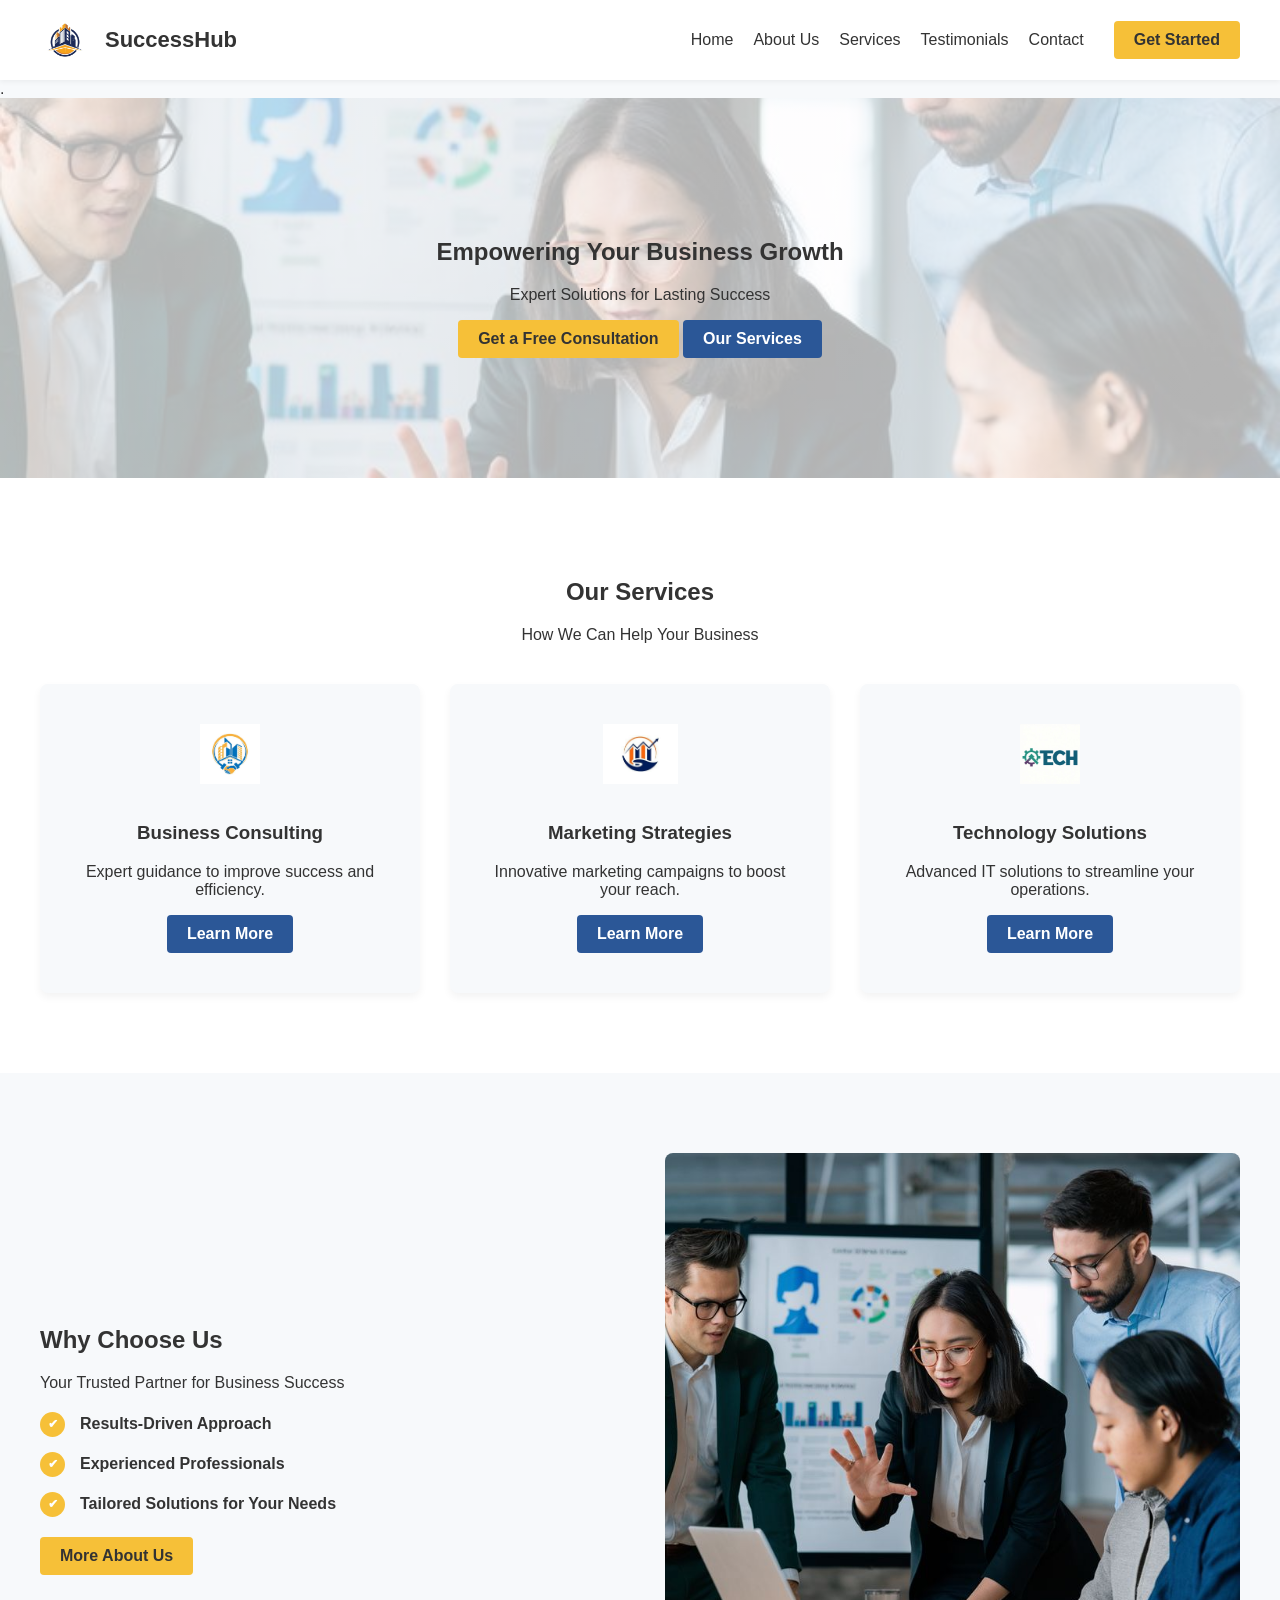
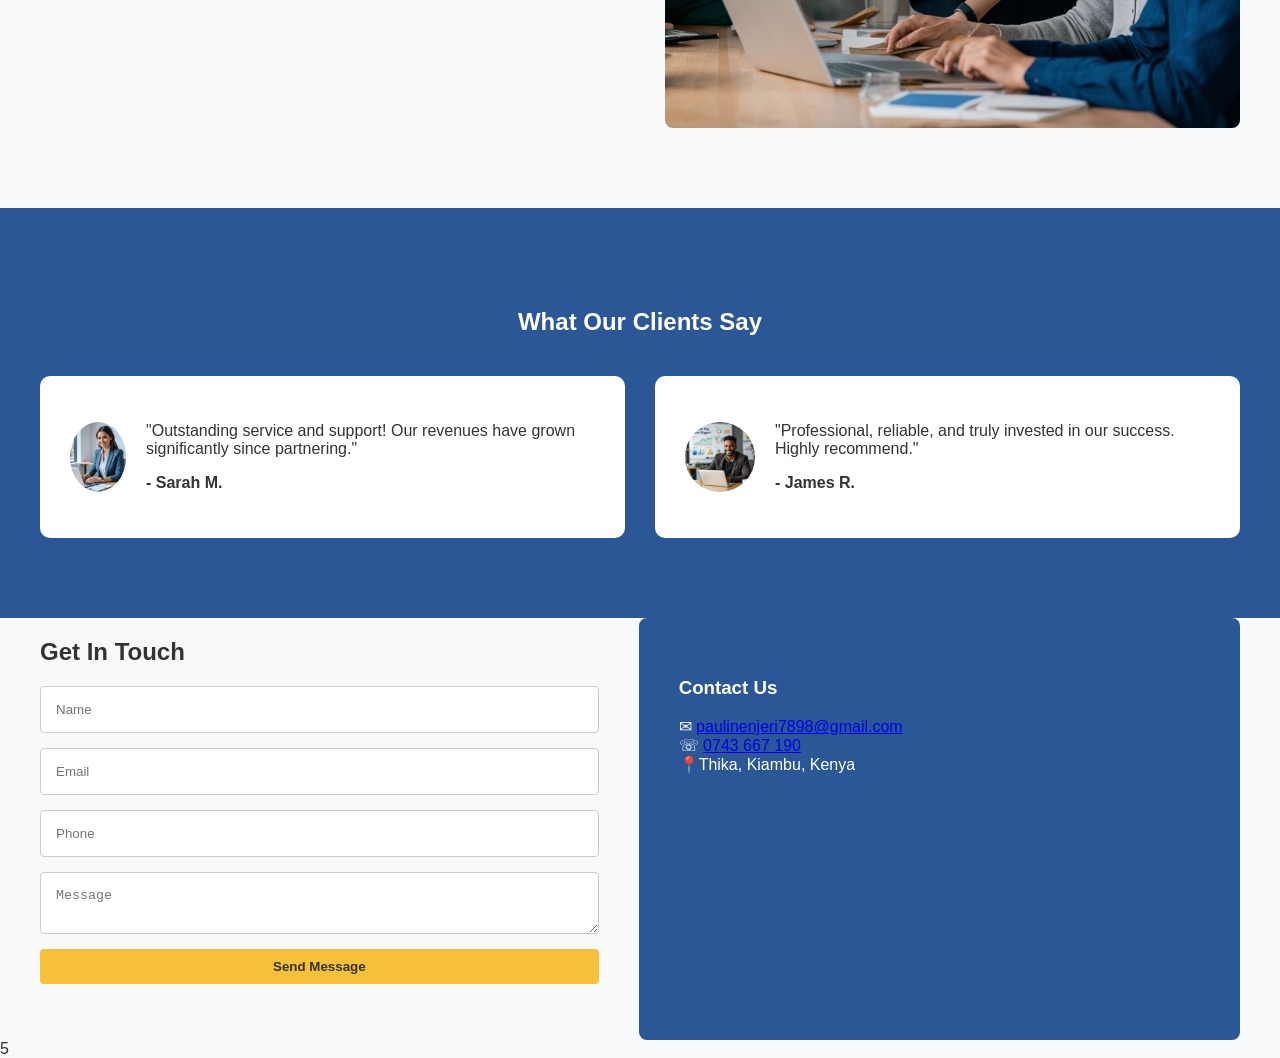
<file: index.html>
.<!DOCTYPE html>
<html lang="en">
<head>
    <meta charset="UTF-8">
    <meta name="viewport" content="width=device-width, initial-scale=1.0">
    <title>SuccessHub Website</title>
    <style>
        html {
            scroll-behavior: smooth;
        }

        /* Base Styles */
        body { font-family: sans-serif; margin: 0; background-color: #f7f9fb; color: #333; padding-top: 80px; }
        .container { max-width: 1200px; margin: 0 auto; padding: 0 20px; }

        /* General UI Elements */
        .btn { padding: 10px 20px; border: none; border-radius: 4px; font-weight: bold; cursor: pointer; text-decoration: none; display: inline-block; }
        .btn-gold { background-color: #f6c038; color: #333; }
        .btn-blue { background-color: #2b5797; color: #fff; }

        /* Header & Navigation */
        header {
            background-color: #fff;
            width: 100%;
            position: fixed;
            top: 0;
            z-index: 1000;
            box-shadow: 0 2px 5px rgba(0,0,0,0.05);
            height: 80px;
            display: flex;
            align-items: center;
        }

        .header-content {
            display: flex;
            align-items: center;
            justify-content: space-between;
            width: 100%;
        }

        .logo-area {
            display: flex;
            align-items: center;
        }

        .logo-image {
            height: 50px; /* Fixed the giant logo here */
            width: auto;
            margin-right: 15px;
        }

        .logo-text {
            font-size: 22px;
            font-weight: bold;
        }

        nav {
            display: flex;
            align-items: center;
            gap: 30px;
        }

        nav ul {
            display: flex;
            list-style: none;
            margin: 0;
            padding: 0;
            gap: 20px;
        }

        nav ul li a {
            text-decoration: none;
            color: #333;
            font-weight: 500;
            transition: color 0.3s;
        }

        nav ul li a:hover {
            color: #f6c038;
        }

        /* Hero Section */
        #hero {
            padding: 120px 0; 
            display: flex;
            align-items: center;
            justify-content: center;
            text-align: center;
            background: linear-gradient(rgba(255, 255, 255, 0.7), rgba(255, 255, 255, 0.7)), 
                        url("Pictures/overview.jpeg") no-repeat; 
            background-size: cover;
            background-position: center;
            background-attachment: fixed;
        }

        /* Services Section */
        #services { background-color: #fff; padding: 80px 0; text-align: center; }
        .services-grid { display: grid; grid-template-columns: repeat(3, 1fr); gap: 30px; margin-top: 40px; }
        .service-card { background-color: #f7f9fb; padding: 40px; border-radius: 8px; box-shadow: 0 4px 8px rgba(0,0,0,0.05); }
        .service-card img { height: 60px; margin-bottom: 20px; }

        /* About Us / Why Choose Us */
        #about-us { padding: 80px 0; background-color: #f7f9fb; }
        .choose-wrapper { display: flex; align-items: center; gap: 50px; }
        .choose-text { flex: 1; }
        .choose-image { flex: 1; }
        .choose-image img { width: 100%; border-radius: 8px; }
        .check-list { list-style: none; padding: 0; margin: 20px 0; }
        .check-list li { margin-bottom: 15px; display: flex; align-items: center; font-weight: bold; }
        .check-list li span { background: #f6c038; color: white; width: 25px; height: 25px; border-radius: 50%; display: inline-flex; justify-content: center; align-items: center; margin-right: 15px; font-size: 12px; }

        /* Testimonials */
        #testimonials { background-color: #2b5797; padding: 80px 0; color: #fff; text-align: center; }
        .testimonials-grid { display: grid; grid-template-columns: repeat(2, 1fr); gap: 30px; margin-top: 40px; }
        .testimonial-card { background-color: #fff; padding: 30px; border-radius: 10px; color: #333; display: flex; align-items: center; gap: 20px; text-align: left; position: relative; }
        .testimonial-card img { width: 70px; height: 70px; border-radius: 50%; object-fit: cover; }

        /* Contact Section */
        #get-in-touch {display: block;} 
        .contact-flex { display: flex; gap: 40px; }
        .contact-form-area { width: 100%; margin-bottom: 40px; }
        .contact-form-area form { display: grid; gap: 15px; }
        .contact-form-area input, .contact-form-area textarea { padding: 15px; border: 1px solid #ccc; border-radius: 4px; width: 100%; box-sizing: border-box; }
        .contact-details {  width:100% ; background-color: #2b5797; color: #fff; padding: 40px; border-radius: 8px; box-sizing: border-box;}
    </style>
</head>
<body>

<header>
    <div class="container header-content">
        <div class="logo-area">
            <img src="Pictures/logo.jpeg" alt="SuccessHub Logo" class="logo-image">
            <span class="logo-text">SuccessHub</span>
        </div>
        <nav>
            <ul> 
                <li><a href="#hero">Home</a></li>
                <li><a href="#about-us">About Us</a></li>
                <li><a href="#services">Services</a></li>
                <li><a href="#testimonials">Testimonials</a></li>
                <li><a href="#contact">Contact</a></li>
            </ul>
            <a href="#contact" class="btn btn-gold">Get Started</a>
        </nav>
    </div>
</header>

<main>
    <section id="hero">
        <div class="container">
            <h1>Empowering Your Business Growth</h1>
            <p>Expert Solutions for Lasting Success</p>
            <div class="hero-btns">
                <a href="#contact" class="btn btn-gold">Get a Free Consultation</a>
                <a href="#services" class="btn btn-blue">Our Services</a>
            </div>
        </div>
    </section>

    <section id="services">
        <div class="container">
            <h2>Our Services</h2>
            <p>How We Can Help Your Business</p>
            <div class="services-grid">
                <div class="service-card">
                    <img src="Pictures/consultation.jpeg" alt="Consulting">
                    <h3>Business Consulting</h3>
                    <p>Expert guidance to improve success and efficiency.</p>
                    <a href="#" class="btn btn-blue">Learn More</a>
                </div>
                <div class="service-card">
                    <img src="Pictures/marketing.jpeg" alt="Marketing">
                    <h3>Marketing Strategies</h3>
                    <p>Innovative marketing campaigns to boost your reach.</p>
                    <a href="#" class="btn btn-blue">Learn More</a>
                </div>
                <div class="service-card">
                    <img src="Pictures/tech.jpeg" alt="Tech">
                    <h3>Technology Solutions</h3>
                    <p>Advanced IT solutions to streamline your operations.</p>
                    <a href="#" class="btn btn-blue">Learn More</a>
                </div>
            </div>
        </div>
    </section>

    <section id="about-us">
        <div class="container choose-wrapper">
            <div class="choose-text">
                <h2>Why Choose Us</h2>
                <p>Your Trusted Partner for Business Success</p>
                <ul class="check-list">
                    <li><span>✔</span> Results-Driven Approach</li>
                    <li><span>✔</span> Experienced Professionals</li>
                    <li><span>✔</span> Tailored Solutions for Your Needs</li>
                </ul>
                <a href="#" class="btn btn-gold">More About Us</a>
            </div>
            <div class="choose-image">
                <img src="Pictures/overview.jpeg" alt="Professional">
            </div>
        </div>
    </section>

    <section id="testimonials">
        <div class="container">
            <h2>What Our Clients Say</h2>
            <div class="testimonials-grid">
                <div class="testimonial-card">
                    <img src="Pictures/sarah.jpeg" alt="Sarah">
                    <div>
                        <p>"Outstanding service and support! Our revenues have grown significantly since partnering."</p>
                        <p><strong>- Sarah M.</strong></p>
                    </div>
                </div>
                <div class="testimonial-card">
                    <img src="Pictures/james.jpeg" alt="James">
                    <div>
                        <p>"Professional, reliable, and truly invested in our success. Highly recommend."</p>
                        <p><strong>- James R.</strong></p>
                    </div>
                </div>
            </div>
        </div>
    </section>

    <section id="get-in-touch">
        <div class="container contact-flex">
            <div class="contact-form-area">
                <h2>Get In Touch</h2>
                <form name="contact-successhub" method="POST" data-netlify="true">
                    <input type="text" name="name" placeholder="Name" required>
                    <input type="email" name="email" placeholder="Email" required>
                    <input type="text" name="phone" placeholder="Phone">
                    <textarea name="message" placeholder="Message" required></textarea>
                    <button type="submit" class="btn btn-gold">Send Message</button>
                </form>
            </div>
            <div id="contact" class="contact-details">
                <h3>Contact Us</h3>
                <div class="contact-item">
                    <span>&#9993;</span>
                    <a href="mailto:paulinenjeri7898@gmail.com">paulinenjeri7898@gmail.com</a>
                </div>
                <div class="contact-item">
                    <span>&#9743;</span>
                    <a href="tel:+254 743 667 190">0743 667 190</a>
                </div>
                <div class="contact-item">
                    <span>&#128205;</span>Thika, Kiambu, Kenya
                    
                </div>
                
            </div>
        </div>
    </section>
</main>

</body>
</html>5
</file>
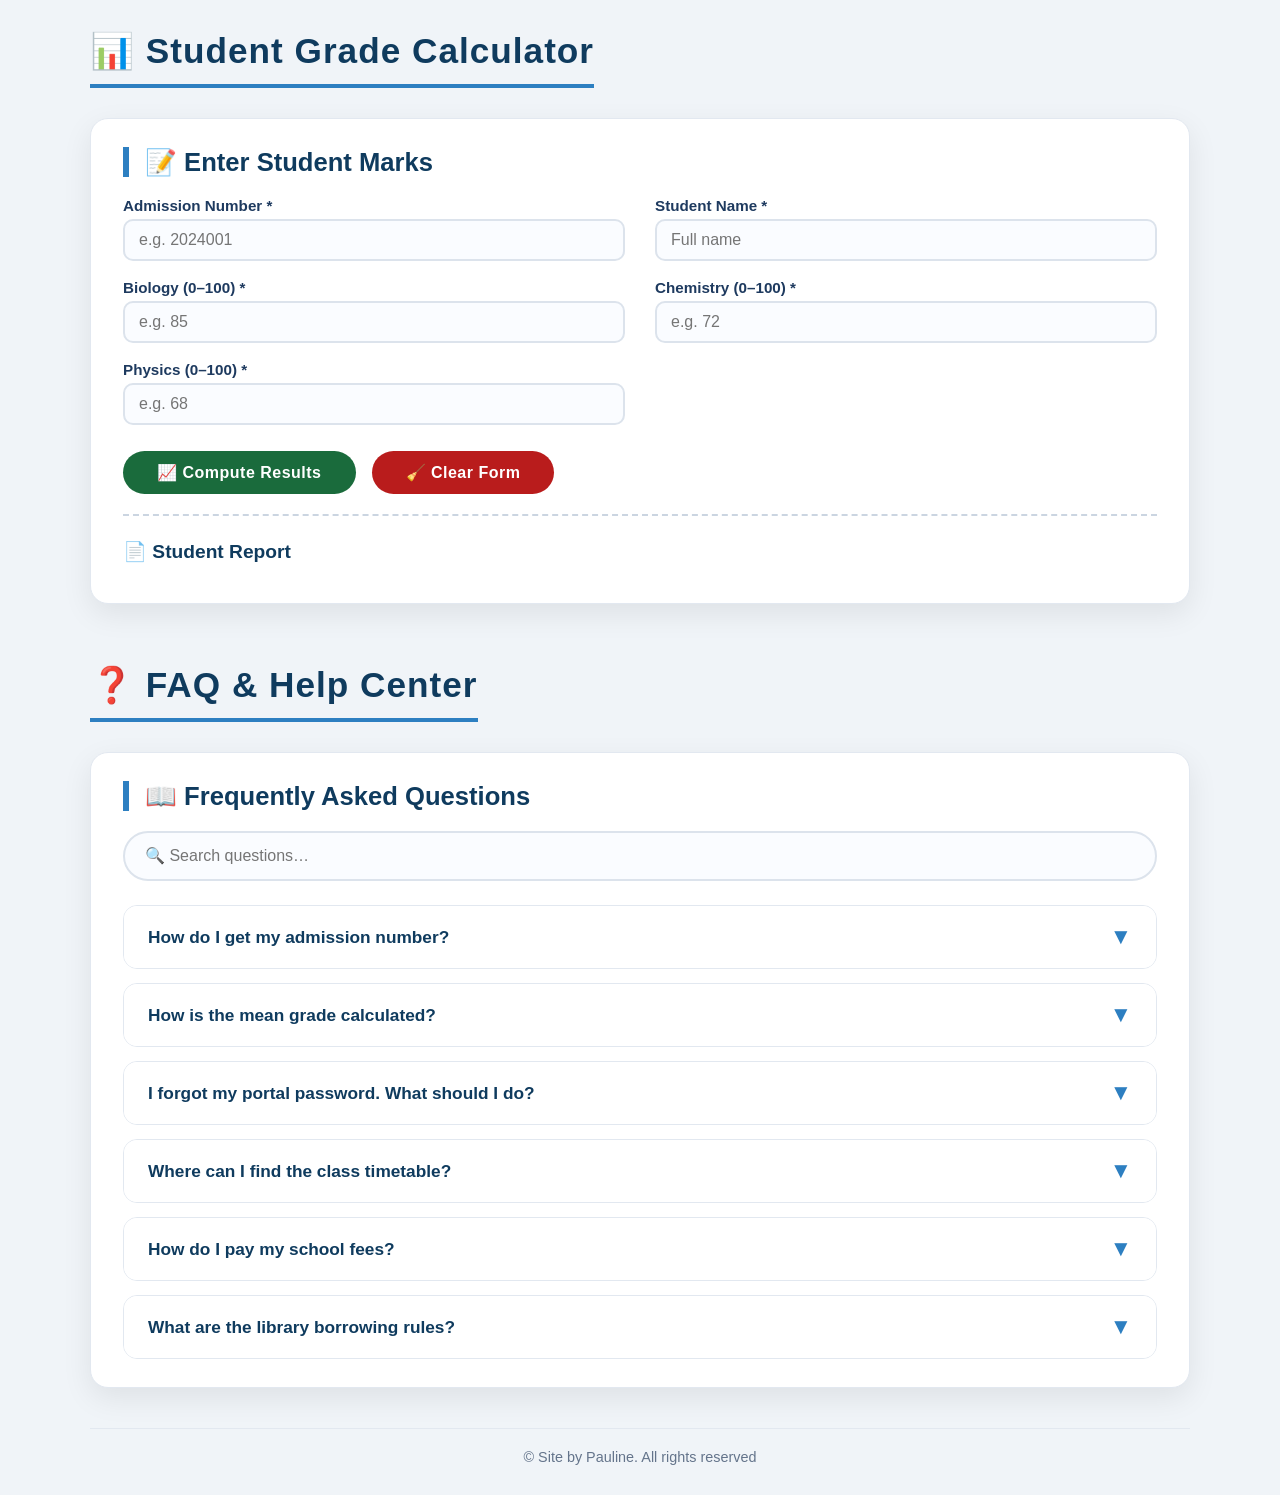
<file: Grade calculator.html>
<!DOCTYPE html>
<html lang="en">
<head>
    <meta charset="UTF-8" />
    <meta name="viewport" content="width=device-width, initial-scale=1.0"/>
    <title>Student Grade Calculator &amp; FAQ</title>

    <!-- jQuery (CDN) -->
    <script src="https://code.jquery.com/jquery-3.7.1.min.js"
    integrity="sha256-/JqT3SQfawRcv/BIHPThkBvs0OEvtFFmqPF/lYI/Cxo="
    crossorigin="anonymous">
</script>

<style>
    /* ---------- GLOBAL RESET / BASE ---------- */
    * {
        margin: 0;
        padding: 0;
        box-sizing: border-box;
    }

    body {
        font-family: 'Segoe UI', Tahoma, Geneva, Verdana, sans-serif;
        background: #f0f4f8;
        color: #1e293b;
        padding: 30px 20px;
        display: flex;
        flex-direction: column;
        align-items: center;
    }

    .app-wrapper {
        max-width: 1100px;
        width: 100%;
    }

    /* ---------- HEADING ---------- */
    .main-heading {
        text-align: center;
        font-size: 2.2rem;
        font-weight: 700;
        color: #0f3b5e;
        margin-bottom: 30px;
        letter-spacing: 1px;
        border-bottom: 4px solid #2d7fc1;
        padding-bottom: 12px;
        display: inline-block;
    }

    /* ---------- SECTION CARDS ---------- */
    .section-card {
        background: #ffffff;
        border-radius: 18px;
        box-shadow: 0 10px 30px rgba(0, 0, 0, 0.08);
        padding: 28px 32px;
        margin-bottom: 40px;
        border: 1px solid #e2e8f0;
        transition: box-shadow 0.2s;
    }

    .section-card:hover {
        box-shadow: 0 16px 40px rgba(0, 0, 0, 0.12);
    }

    .section-title {
        font-size: 1.6rem;
        font-weight: 600;
        color: #0f3b5e;
        margin-bottom: 20px;
        border-left: 6px solid #2d7fc1;
        padding-left: 16px;
    }

    /* ---------- FORM STYLES ---------- */
    .form-grid {
        display: grid;
        grid-template-columns: 1fr 1fr;
        gap: 18px 30px;
    }

    .form-group {
        display: flex;
        flex-direction: column;
    }

    .form-group label {
        font-weight: 600;
        font-size: 0.95rem;
        margin-bottom: 5px;
        color: #1e3a5f;
    }

    .form-group input {
        padding: 10px 14px;
        border: 2px solid #dce3ec;
        border-radius: 10px;
        font-size: 1rem;
        transition: border-color 0.2s, box-shadow 0.2s;
        background: #fafcff;
        outline: none;
    }

    .form-group input:focus {
        border-color: #2d7fc1;
        box-shadow: 0 0 0 4px rgba(45, 127, 193, 0.15);
    }

    .form-group input.error {
        border-color: #dc2626;
        background: #fef2f2;
    }

    .form-actions {
        grid-column: 1 / -1;
        display: flex;
        gap: 16px;
        margin-top: 8px;
        flex-wrap: wrap;
    }

    .btn {
        padding: 12px 34px;
        border: none;
        border-radius: 30px;
        font-size: 1rem;
        font-weight: 600;
        cursor: pointer;
        transition: background 0.2s, transform 0.1s;
        letter-spacing: 0.5px;
    }

    .btn:active {
        transform: scale(0.96);
    }

    .btn-primary {
        background: #1a6b3c;
        color: #fff;
    }

    .btn-primary:hover {
        background: #13522e;
    }

    .btn-danger {
        background: #b91c1c;
        color: #fff;
    }

    .btn-danger:hover {
        background: #991515;
    }

    /* ---------- REPORT SECTION ---------- */
    .report-container {
        margin-top: 20px;
        border-top: 2px dashed #cbd5e1;
        padding-top: 24px;
    }

    .report-card {
        background: #f8fafc;
        border-radius: 14px;
        padding: 24px 28px;
        border: 1px solid #dce3ec;
        display: none;
        /* hidden by default */;
    }

    .report-card.visible {
        display: block;
        animation: fadeSlide 0.35s ease;
    }

    @keyframes fadeSlide {
        0% { opacity: 0; transform: translateY(12px); }
        100% { opacity: 1; transform: translateY(0); }
    }

    .report-row {
        display: flex;
        justify-content: space-between;
        padding: 8px 0;
        border-bottom: 1px solid #e9edf2;
        font-size: 1.05rem;
    }

    .report-row:last-child {
        border-bottom: none;
    }

    .report-row .label {
        font-weight: 600;
        color: #1e3a5f;
    }

    .report-row .value {
        font-weight: 500;
        color: #0b2b44;
    }

    .report-row .value.highlight {
        color: #1a6b3c;
        font-weight: 700;
        font-size: 1.2rem;
    }

    /* ---------- FAQ SECTION ---------- */
    .faq-search-wrap {
        margin-bottom: 24px;
    }

    .faq-search-wrap input {
        width: 100%;
        padding: 14px 20px;
        border: 2px solid #dce3ec;
        border-radius: 40px;
        font-size: 1rem;
        background: #fafcff;
        transition: border-color 0.2s, box-shadow 0.2s;
        outline: none;
    }

    .faq-search-wrap input:focus {
        border-color: #2d7fc1;
        box-shadow: 0 0 0 4px rgba(45, 127, 193, 0.12);
    }

    .faq-list {
        display: flex;
        flex-direction: column;
        gap: 14px;
    }

    .faq-item {
        background: #f8fafc;
        border-radius: 14px;
        border: 1px solid #e2e8f0;
        overflow: hidden;
        transition: border-color 0.2s, box-shadow 0.2s;
        cursor: pointer;
    }

    .faq-item:hover {
        border-color: #b3c9e0;
        box-shadow: 0 4px 12px rgba(0, 0, 0, 0.04);
    }

    .faq-item.hidden-faq {
        display: none;
    }

    .faq-question {
        padding: 18px 24px;
        font-weight: 600;
        font-size: 1.08rem;
        color: #0f3b5e;
        display: flex;
        justify-content: space-between;
        align-items: center;
        user-select: none;
        background: #ffffff;
        transition: background 0.15s;
    }

    .faq-question:hover {
        background: #f1f6fc;
    }

    .faq-question .icon {
        font-size: 1.4rem;
        font-weight: 300;
        color: #2d7fc1;
        transition: transform 0.25s;
    }

    .faq-item.open .faq-question .icon {
        transform: rotate(180deg);
    }

    .faq-answer {
        padding: 0 24px 20px 24px;
        color: #334155;
        line-height: 1.6;
        display: none;
        /* hidden by default */;
        font-size: 1rem;
    }

    .faq-item.open .faq-answer {
        display: block;
        animation: fadeSlide 0.3s ease;
    }

    .no-faq-msg {
        text-align: center;
        padding: 30px 0;
        color: #64748b;
        font-size: 1.1rem;
        display: none;
    }

    .no-faq-msg.show {
        display: block;
    }

    /* ---------- RESPONSIVE ---------- */
    @media (max-width: 700px) {
        .form-grid {
            grid-template-columns: 1fr;
            gap: 14px;
        }

        .form-actions {
            flex-direction: column;
        }

        .btn {
            width: 100%;
            text-align: center;
            justify-content: center;
        }

        .section-card {
            padding: 20px 16px;
        }

        .main-heading {
            font-size: 1.7rem;
        }

        .report-row {
            flex-direction: column;
            gap: 2px;
            padding: 10px 0;
        }
    }

    @media (max-width: 480px) {
        body {
            padding: 16px 12px;
        }

        .faq-question {
            font-size: 0.98rem;
            padding: 14px 16px;
        }

        .faq-answer {
            padding: 0 16px 16px 16px;
            font-size: 0.95rem;
        }
    }

    /* ---------- ERROR MESSAGE (jQuery) ---------- */
    .error-toast {
        background: #dc2626;
        color: #fff;
        padding: 12px 22px;
        border-radius: 40px;
        font-weight: 500;
        margin-bottom: 16px;
        display: inline-block;
        box-shadow: 0 6px 20px rgba(220, 38, 38, 0.25);
    }
</style>
</head>
<body>

    <div class="app-wrapper">

        <!-- ========================================= -->
        <!-- TASK 1 – STUDENT MEAN GRADE CALCULATOR     -->
        <!-- ========================================= -->
        <h1 class="main-heading">📊 Student Grade Calculator</h1>

        <div class="section-card" id="gradeCalcSection">
            <h2 class="section-title">📝 Enter Student Marks</h2>

            <form id="studentForm" novalidate>
                <div class="form-grid">

                    <!-- Admission Number -->
                    <div class="form-group">
                        <label for="admission">Admission Number *</label>
                        <input type="text" id="admission" placeholder="e.g. 2024001" />
                    </div>

                    <!-- Name -->
                    <div class="form-group">
                        <label for="studentName">Student Name *</label>
                        <input type="text" id="studentName" placeholder="Full name" />
                    </div>

                    <!-- Biology -->
                    <div class="form-group">
                        <label for="biology">Biology (0–100) *</label>
                        <input type="text" id="biology" placeholder="e.g. 85" />
                    </div>

                    <!-- Chemistry -->
                    <div class="form-group">
                        <label for="chemistry">Chemistry (0–100) *</label>
                        <input type="text" id="chemistry" placeholder="e.g. 72" />
                    </div>

                    <!-- Physics -->
                    <div class="form-group">
                        <label for="physics">Physics (0–100) *</label>
                        <input type="text" id="physics" placeholder="e.g. 68" />
                    </div>

                    <!-- Buttons -->
                    <div class="form-actions">
                        <button type="button" class="btn btn-primary" id="computeBtn">📈 Compute Results</button>
                        <button type="reset" class="btn btn-danger" id="clearBtn">🧹 Clear Form</button>
                    </div>

                </div>
            </form>

            <!-- Report Section -->
            <div class="report-container">
                <h3 style="font-size:1.2rem; color:#0f3b5e; margin-bottom:12px;">📄 Student Report</h3>
                <div class="report-card" id="reportCard">
                    <div class="report-row">
                        <span class="label">Admission</span>
                        <span class="value" id="rAdmission">—</span>
                    </div>
                    <div class="report-row">
                        <span class="label">Name</span>
                        <span class="value" id="rName">—</span>
                    </div>
                    <div class="report-row">
                        <span class="label">Biology</span>
                        <span class="value" id="rBio">—</span>
                    </div>
                    <div class="report-row">
                        <span class="label">Chemistry</span>
                        <span class="value" id="rChem">—</span>
                    </div>
                    <div class="report-row">
                        <span class="label">Physics</span>
                        <span class="value" id="rPhys">—</span>
                    </div>
                    <div class="report-row">
                        <span class="label">Total Marks</span>
                        <span class="value" id="rTotal">—</span>
                    </div>
                    <div class="report-row">
                        <span class="label">Average</span>
                        <span class="value" id="rAvg">—</span>
                    </div>
                    <div class="report-row">
                        <span class="label">Mean Grade</span>
                        <span class="value highlight" id="rGrade">—</span>
                    </div>
                </div>
            </div>
        </div>

        <!-- ========================================= -->
        <!-- TASK 2 – INTERACTIVE FAQ & HELP CENTER     -->
        <!-- ========================================= -->
        <h1 class="main-heading" style="margin-top:20px;">❓ FAQ &amp; Help Center</h1>

        <div class="section-card" id="faqSection">
            <h2 class="section-title">📖 Frequently Asked Questions</h2>

            <!-- Search Input -->
            <div class="faq-search-wrap">
                <input type="text" id="faqSearch" placeholder="🔍 Search questions…" />
            </div>

            <!-- FAQ List -->
            <div class="faq-list" id="faqList">

                <!-- FAQ 1 -->
                <div class="faq-item" data-keywords="admission number registration">
                    <div class="faq-question">
                        <span>How do I get my admission number?</span>
                        <span class="icon">▼</span>
                    </div>
                    <div class="faq-answer">
                        Your admission number is printed on your student ID card and on all official school correspondence. If you've lost it, please contact the registrar's office.
                    </div>
                </div>

                <!-- FAQ 2 -->
                <div class="faq-item" data-keywords="grades grading mean average">
                    <div class="faq-question">
                        <span>How is the mean grade calculated?</span>
                        <span class="icon">▼</span>
                    </div>
                    <div class="faq-answer">
                        The mean grade is calculated by averaging your scores in Biology, Chemistry, and Physics. The average is then mapped to a grade: 80–100 → 90, 70–79 → 80, 60–69 → 70, 40–59 → 60, and 0–39 → 50.
                    </div>
                </div>

                <!-- FAQ 3 -->
                <div class="faq-item" data-keywords="password reset account login">
                    <div class="faq-question">
                        <span>I forgot my portal password. What should I do?</span>
                        <span class="icon">▼</span>
                    </div>
                    <div class="faq-answer">
                        Click the "Forgot Password" link on the login page. You'll receive a reset link via your registered email. If you still have issues, visit the IT help desk.
                    </div>
                </div>

                <!-- FAQ 4 -->
                <div class="faq-item" data-keywords="timetable schedule classes">
                    <div class="faq-question">
                        <span>Where can I find the class timetable?</span>
                        <span class="icon">▼</span>
                    </div>
                    <div class="faq-answer">
                        The up-to-date timetable is available on the student portal under "My Schedule". You can also check the notice board outside the administration block.
                    </div>
                </div>

                <!-- FAQ 5 -->
                <div class="faq-item" data-keywords="fee payment tuition finance">
                    <div class="faq-question">
                        <span>How do I pay my school fees?</span>
                        <span class="icon">▼</span>
                    </div>
                    <div class="faq-answer">
                        Fees can be paid via bank transfer, mobile money, or directly at the school's finance office. Please use your admission number as the reference for all payments.
                    </div>
                </div>

                <!-- FAQ 6 -->
                <div class="faq-item" data-keywords="library books borrow resources">
                    <div class="faq-question">
                        <span>What are the library borrowing rules?</span>
                        <span class="icon">▼</span>
                    </div>
                    <div class="faq-answer">
                        Students may borrow up to 3 books at a time for a period of 14 days. Renewals are allowed once if the book is not reserved. Late returns incur a fine of 50 KES per day.
                    </div>
                </div>

            </div><!-- /faq-list -->

            <!-- No match message -->
            <div class="no-faq-msg" id="noFaqMsg">😕 No FAQs found matching your search.</div>

        </div><!-- /faqSection -->

        <!-- Footer -->
        <div style="text-align:center; margin-top:20px; color:#64748b; font-size:0.9rem; border-top:1px solid #e2e8f0; padding-top:20px;">
            &copy; Site by Pauline. All rights reserved
        </div>

    </div><!-- /app-wrapper -->


    <!-- ============================================= -->
    <!-- JAVASCRIPT (jQuery + vanilla where needed)    -->
    <!-- ============================================= -->
    <script>
        $(document).ready(function() {

            // --------------------------------------------------------------
            // TASK 1 – STUDENT GRADE CALCULATOR
            // --------------------------------------------------------------

            // --- Helper: show error toast ---
            function showError(msg) {
                // Remove any existing toast
                $('.error-toast').remove();
                const $toast = $('<div class="error-toast">⚠️ ' + msg + '</div>');
                $('#studentForm').prepend($toast);
                // Auto-dismiss after 5s
                setTimeout(function() {
                    $toast.fadeOut(400, function() { $(this).remove(); });
                }, 5000);
            }

            // --- ValidateInput() using jQuery .val() ---
            function ValidateInput() {
                // Read values with .val()
                const admission = $('#admission').val().trim();
                const name = $('#studentName').val().trim();
                const bio = $('#biology').val().trim();
                const chem = $('#chemistry').val().trim();
                const phys = $('#physics').val().trim();

                // Reset error styling
                $('.form-group input').removeClass('error');

                // 1. Admission: numeric & not null
                if (admission === '') {
                    showError('Admission number is required.');
                    $('#admission').addClass('error');
                    return false;
                }
                if (!/^\d+$/.test(admission)) {
                    showError('Admission number must be numeric.');
                    $('#admission').addClass('error');
                    return false;
                }

                // 2. Name: not null
                if (name === '') {
                    showError('Student name is required.');
                    $('#studentName').addClass('error');
                    return false;
                }

                // 3. Marks: numeric, not null, between 0 and 100
                const marks = [
                    { id: '#biology', label: 'Biology', val: bio },
                    { id: '#chemistry', label: 'Chemistry', val: chem },
                    { id: '#physics', label: 'Physics', val: phys }
                ];

                for (let m of marks) {
                    if (m.val === '') {
                        showError(m.label + ' mark is required.');
                        $(m.id).addClass('error');
                        return false;
                    }
                    if (!/^\d+(\.\d+)?$/.test(m.val)) {
                        showError(m.label + ' must be a valid number.');
                        $(m.id).addClass('error');
                        return false;
                    }
                    const num = parseFloat(m.val);
                    if (num < 0 || num > 100) {
                        showError(m.label + ' must be between 0 and 100.');
                        $(m.id).addClass('error');
                        return false;
                    }
                }

                return true; // all valid
            }

            // --- Calculate sum & average ---
            function calcSumAndAverage(bio, chem, phys) {
                const sum = bio + chem + phys;
                const avg = sum / 3;
                return { sum, avg };
            }

            // --- Determine mean grade using the grading system ---
            function determineGrade(avg) {
                if (avg >= 80 && avg <= 100) return 90;
                if (avg >= 70 && avg <= 79) return 80;
                if (avg >= 60 && avg <= 69) return 70;
                if (avg >= 40 && avg <= 59) return 60;
                if (avg >= 0 && avg <= 39) return 50;
                return '—'; // fallback (should not happen)
            }

            // --- Display student details in report section ---
            function displayReport(admission, name, bio, chem, phys, total, avg, grade) {
                $('#rAdmission').text(admission);
                $('#rName').text(name);
                $('#rBio').text(bio);
                $('#rChem').text(chem);
                $('#rPhys').text(phys);
                $('#rTotal').text(total);
                $('#rAvg').text(avg.toFixed(1));
                $('#rGrade').text(grade);

                // Show the report card with animation
                const $card = $('#reportCard');
                $card.addClass('visible');
            }

            // --- Main compute handler ---
            $('#computeBtn').on('click', function() {
                // 1. Validate
                if (!ValidateInput()) {
                    // Hide report if validation fails (optional)
                    $('#reportCard').removeClass('visible');
                    return;
                }

                // 2. Read values (already validated)
                const admission = $('#admission').val().trim();
                const name = $('#studentName').val().trim();
                const bio = parseFloat($('#biology').val().trim());
                const chem = parseFloat($('#chemistry').val().trim());
                const phys = parseFloat($('#physics').val().trim());

                // 3. Calculate sum & average
                const { sum, avg } = calcSumAndAverage(bio, chem, phys);

                // 4. Determine grade
                const grade = determineGrade(avg);

                // 5. Display report
                displayReport(admission, name, bio, chem, phys, sum, avg, grade);

                // Remove any old error toast
                $('.error-toast').remove();
            });

            // --- Clear form handler ---
            $('#clearBtn').on('click', function() {
                // Reset all form fields
                $('#studentForm')[0].reset();
                // Remove error styling
                $('.form-group input').removeClass('error');
                // Hide report
                $('#reportCard').removeClass('visible');
                // Remove any error toast
                $('.error-toast').remove();
            });

            // Also clear errors on input focus
            $('.form-group input').on('focus', function() {
                $(this).removeClass('error');
                $('.error-toast').remove();
            });


            // --------------------------------------------------------------
            // TASK 2 – INTERACTIVE FAQ
            // --------------------------------------------------------------

            // --- Toggle FAQ answer (vanilla JS function as requested) ---
            // This function receives the clicked FAQ question element.
            function toggleFaqAnswer(questionEl) {
                const $item = $(questionEl).closest('.faq-item');
                // Toggle 'open' class on the item
                $item.toggleClass('open');
            }

            // Attach click event to each FAQ question
            $('.faq-question').on('click', function(e) {
                // Call the toggle function with the native element
                toggleFaqAnswer(this);
            });

            // --- Search FAQ (vanilla JS function) ---
            // Receives a question from input text and search keyword.
            function searchFaqQuestions(inputText, keyword) {
                // This is a helper; we'll use it inside the jQuery filter below.
                // But we also expose it as a standalone function per spec.
                const $items = $('.faq-item');
                let matchCount = 0;

                $items.each(function() {
                    const $item = $(this);
                    const question = $item.find('.faq-question').text().toLowerCase();
                    const keywords = ($item.data('keywords') || '').toLowerCase();
                    const search = keyword.toLowerCase().trim();

                    if (search === '') {
                        $item.removeClass('hidden-faq');
                        matchCount++;
                    } else if (question.includes(search) || keywords.includes(search)) {
                        $item.removeClass('hidden-faq');
                        matchCount++;
                    } else {
                        $item.addClass('hidden-faq');
                    }
                });

                return matchCount;
            }

            // --- jQuery function for search box filtering ---
            $('#faqSearch').on('input', function() {
                const keyword = $(this).val();

                // Use the search function (vanilla) but call it from jQuery context
                const matchCount = searchFaqQuestions(null, keyword);

                // Show/hide "no FAQs found" message
                if (matchCount === 0 && keyword.trim() !== '') {
                    $('#noFaqMsg').addClass('show');
                } else {
                    $('#noFaqMsg').removeClass('show');
                }

                // If search is empty, ensure all items are visible and close any open ones?
                // We'll keep the open state as-is, but we hide non-matching.
                // Also, if search becomes empty, show all.
                if (keyword.trim() === '') {
                    $('.faq-item').removeClass('hidden-faq');
                    $('#noFaqMsg').removeClass('show');
                }
            });

            // --- (Optional) Close other FAQs when one opens ---
            // Not required but improves UX. We'll skip to keep it simple.

            // --- Ensure all answers are hidden by default ---
            // (already hidden via CSS .faq-answer { display: none; })
            // But we also want to ensure no 'open' class on load.
            $('.faq-item').removeClass('open');

        }); // end document.ready
    </script>

</body>
</html>
</file>
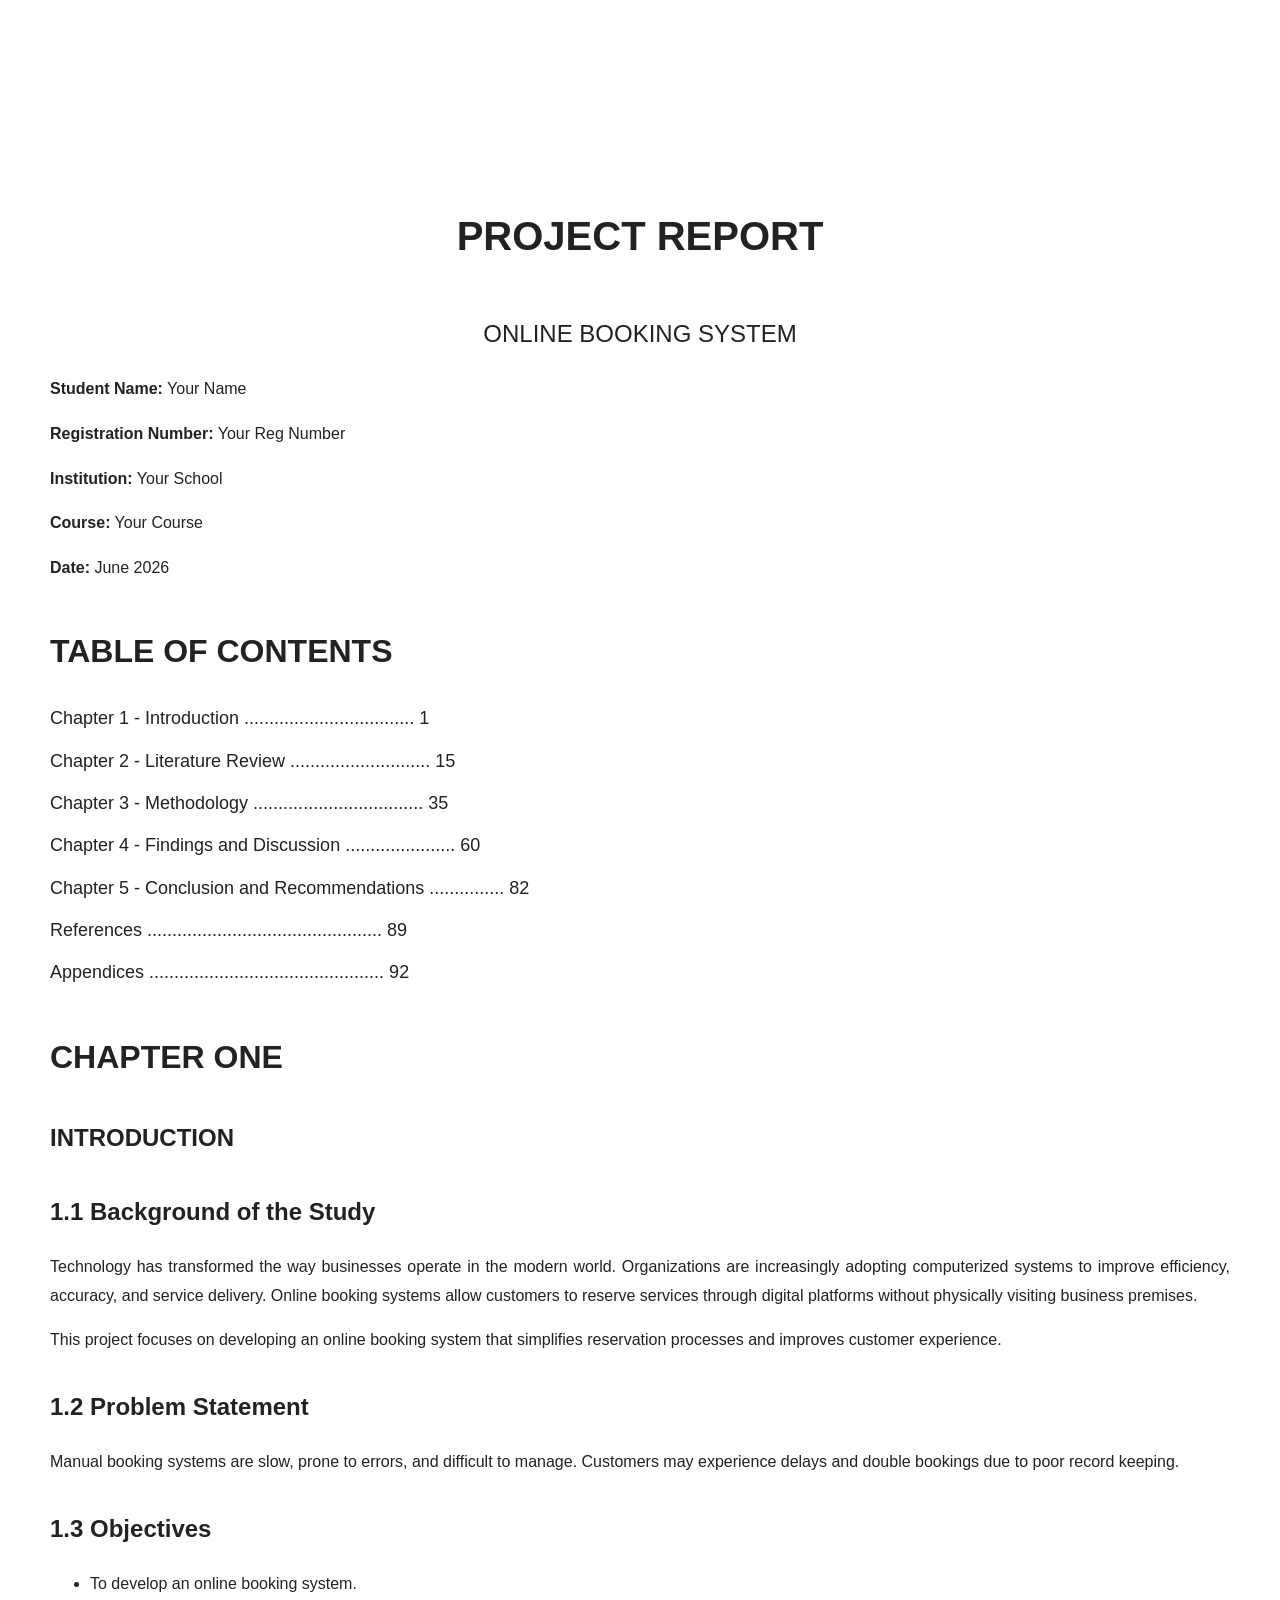
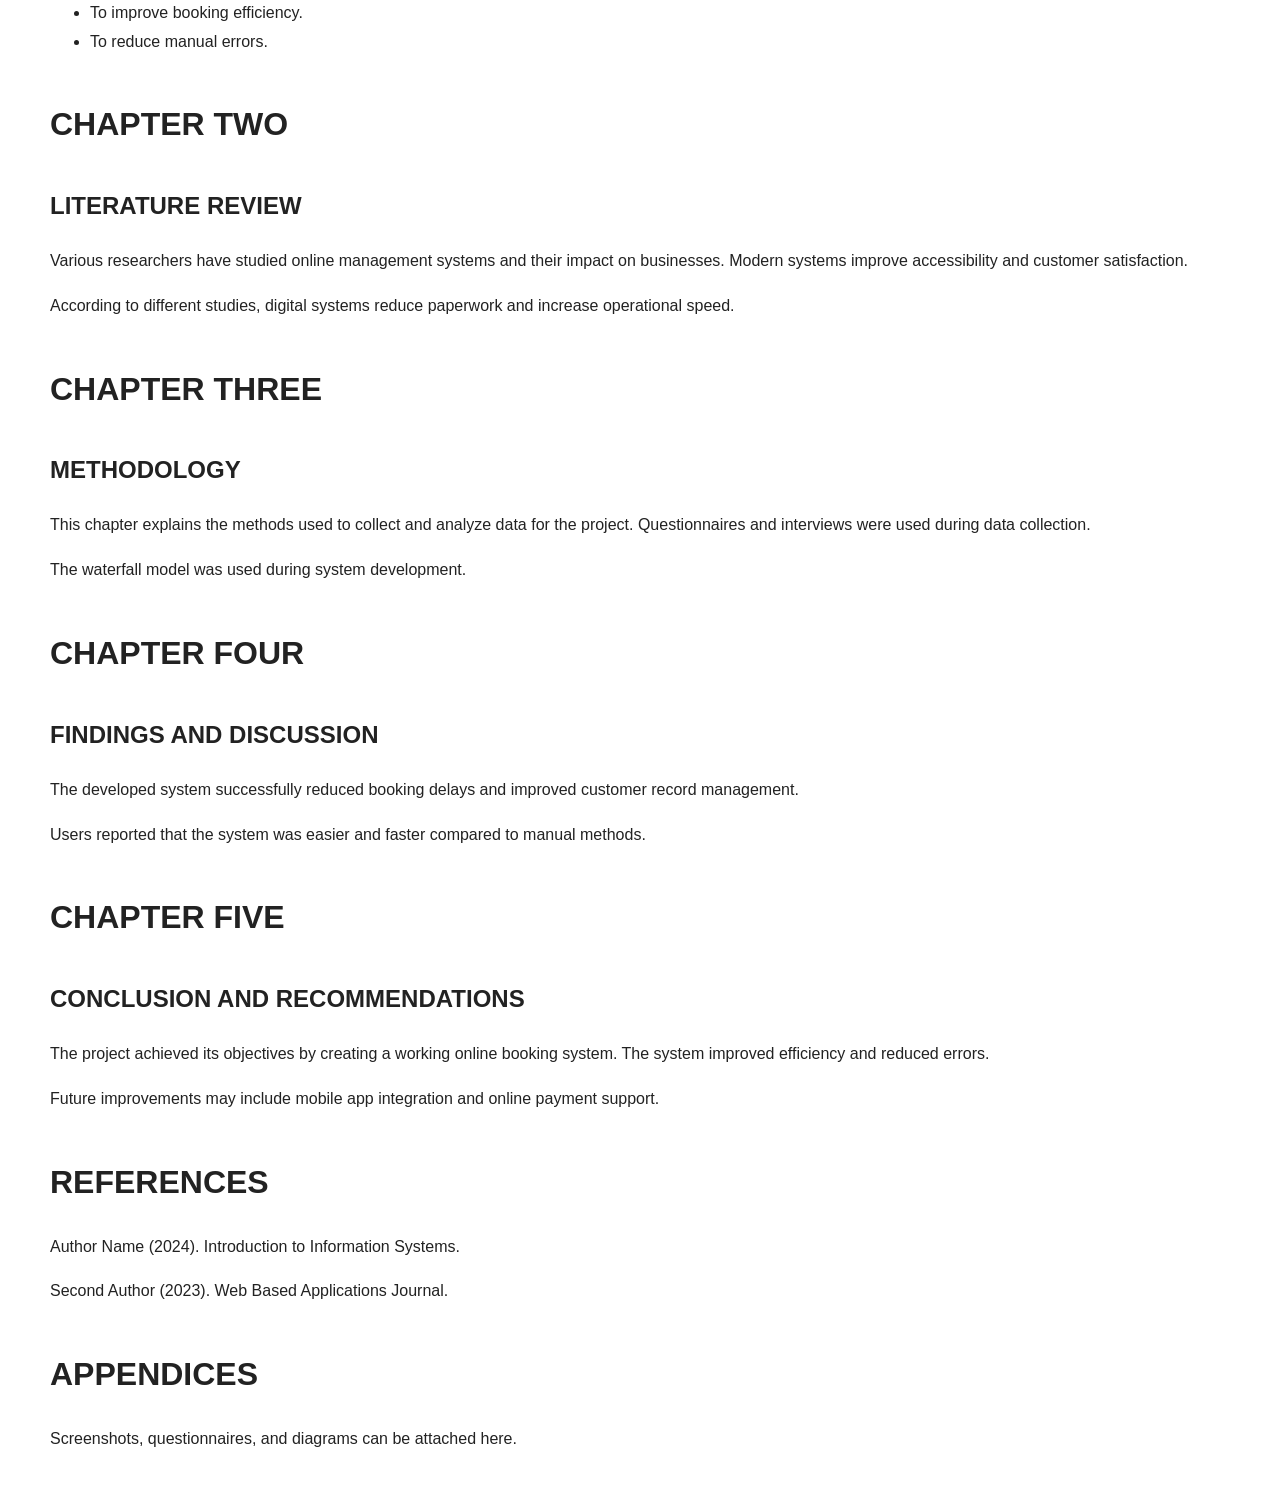
<file: PROJECT.HTML>
<!DOCTYPE html>
<html lang="en">
<head>
<meta charset="UTF-8">
<meta name="viewport" content="width=device-width, initial-scale=1.0">

<title>5 Chapter Project Report</title>

<style>

body{
    font-family: Arial, sans-serif;
    margin: 50px;
    line-height: 1.8;
    color: #222;
}

/* COVER PAGE */

.cover{
    text-align: center;
    margin-top: 200px;
}

.cover h1{
    font-size: 40px;
}

.cover h2{
    margin-top: 40px;
    font-weight: normal;
}

/* PAGE BREAK */

.page-break{
    page-break-after: always;
}

/* HEADINGS */

h1{
    font-size: 32px;
    margin-top: 40px;
}

h2{
    font-size: 24px;
    margin-top: 30px;
}

/* TABLE OF CONTENTS */

.toc p{
    font-size: 18px;
    margin: 10px 0;
}

/* PARAGRAPHS */

p{
    text-align: justify;
}

/* FOOTER PAGE NUMBER */

.page-number{
    text-align: center;
    margin-top: 40px;
    font-size: 14px;
    color: gray;
}

</style>
</head>

<body>

<!-- COVER PAGE -->

<div class="cover">

<h1>PROJECT REPORT</h1>

<h2>ONLINE BOOKING SYSTEM</h2>

<p><strong>Student Name:</strong> Your Name</p>
<p><strong>Registration Number:</strong> Your Reg Number</p>
<p><strong>Institution:</strong> Your School</p>
<p><strong>Course:</strong> Your Course</p>
<p><strong>Date:</strong> June 2026</p>

</div>

<div class="page-break"></div>

<!-- TABLE OF CONTENTS -->

<h1>TABLE OF CONTENTS</h1>

<div class="toc">

<p>Chapter 1 - Introduction .................................. 1</p>
<p>Chapter 2 - Literature Review ............................ 15</p>
<p>Chapter 3 - Methodology .................................. 35</p>
<p>Chapter 4 - Findings and Discussion ...................... 60</p>
<p>Chapter 5 - Conclusion and Recommendations ............... 82</p>
<p>References ............................................... 89</p>
<p>Appendices ............................................... 92</p>

</div>

<div class="page-break"></div>

<!-- CHAPTER 1 -->

<h1>CHAPTER ONE</h1>
<h2>INTRODUCTION</h2>

<h2>1.1 Background of the Study</h2>

<p>
Technology has transformed the way businesses operate in the modern world.
Organizations are increasingly adopting computerized systems to improve efficiency,
accuracy, and service delivery. Online booking systems allow customers to reserve
services through digital platforms without physically visiting business premises.
</p>

<p>
This project focuses on developing an online booking system that simplifies
reservation processes and improves customer experience.
</p>

<h2>1.2 Problem Statement</h2>

<p>
Manual booking systems are slow, prone to errors, and difficult to manage.
Customers may experience delays and double bookings due to poor record keeping.
</p>

<h2>1.3 Objectives</h2>

<ul>
<li>To develop an online booking system.</li>
<li>To improve booking efficiency.</li>
<li>To reduce manual errors.</li>
</ul>

<div class="page-break"></div>

<!-- CHAPTER 2 -->

<h1>CHAPTER TWO</h1>
<h2>LITERATURE REVIEW</h2>

<p>
Various researchers have studied online management systems and their impact
on businesses. Modern systems improve accessibility and customer satisfaction.
</p>

<p>
According to different studies, digital systems reduce paperwork and increase
operational speed.
</p>

<div class="page-break"></div>

<!-- CHAPTER 3 -->

<h1>CHAPTER THREE</h1>
<h2>METHODOLOGY</h2>

<p>
This chapter explains the methods used to collect and analyze data for the project.
Questionnaires and interviews were used during data collection.
</p>

<p>
The waterfall model was used during system development.
</p>

<div class="page-break"></div>

<!-- CHAPTER 4 -->

<h1>CHAPTER FOUR</h1>
<h2>FINDINGS AND DISCUSSION</h2>

<p>
The developed system successfully reduced booking delays and improved customer
record management.
</p>

<p>
Users reported that the system was easier and faster compared to manual methods.
</p>

<div class="page-break"></div>

<!-- CHAPTER 5 -->

<h1>CHAPTER FIVE</h1>
<h2>CONCLUSION AND RECOMMENDATIONS</h2>

<p>
The project achieved its objectives by creating a working online booking system.
The system improved efficiency and reduced errors.
</p>

<p>
Future improvements may include mobile app integration and online payment support.
</p>

<div class="page-break"></div>

<!-- REFERENCES -->

<h1>REFERENCES</h1>

<p>
Author Name (2024). Introduction to Information Systems.
</p>

<p>
Second Author (2023). Web Based Applications Journal.
</p>

<div class="page-break"></div>

<!-- APPENDIX -->

<h1>APPENDICES</h1>

<p>
Screenshots, questionnaires, and diagrams can be attached here.
</p>

</body>
</html>
</file>
